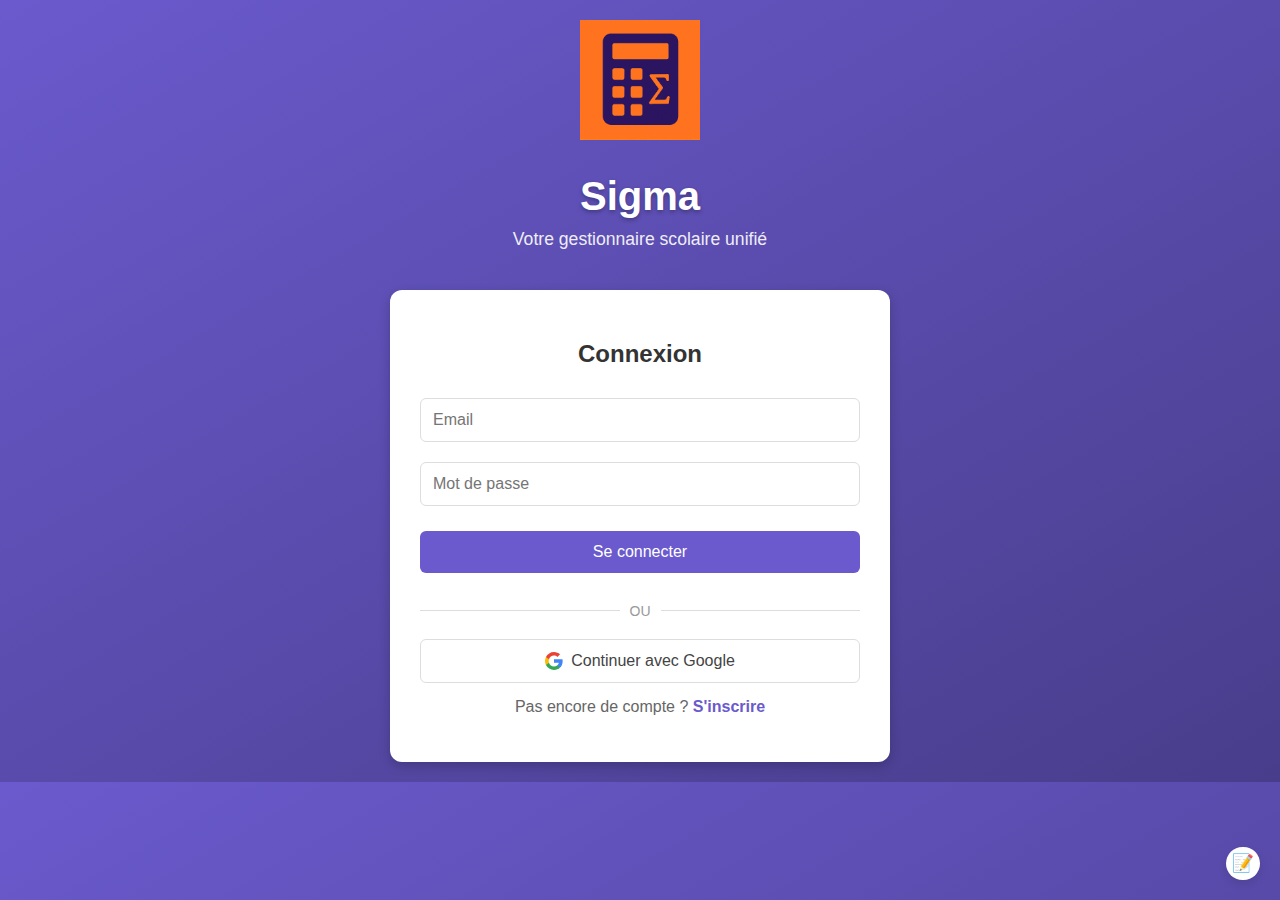
<file: dashboardPN.html>
<!DOCTYPE html>
<html lang="fr">
<head>
  <meta charset="UTF-8" />
  <meta name="viewport" content="width=device-width, initial-scale=1.0" />
  <title>Ajouter des Notes</title>
  <link rel="manifest" href="manifest.json" />
  <link rel="stylesheet" href="styles/styleDashboardPN.css" />
  <link rel="stylesheet" href="styles/styleDashboards.css" />
</head>
<body>
  <div id="mainContent">
    <button class="install-button" id="installButton">Installer l'application</button>

    <h1>Ajouter vos Notes</h1>

    <form id="notesForm">
      <div class="subject-input">
        <label for="subject">Matière :</label>
        <select id="subject" required>
        </select>
        <button type="button" id="modalBtn">Gérer les Matières</button>
      </div>
      <div class="marks-input">
        <label for="mark">Note obtenue :</label>
        <input type="number" id="mark" placeholder="Note obtenue" required step="any" />
      </div>
      <div class="maxMarks-input">
        <label for="maxMark">Note maximale :</label>
        <input type="number" id="maxMark" placeholder="Note maximale" required step="any" />
      </div>
      <div class="coefficient-input">
        <label for="coefficient">Coefficient :</label>
        <input type="number" id="coefficient" step="0.1" placeholder="Coefficient" required />
      </div>
      <div class="description-input">
        <label for="description">Description (optionnel) :</label>
        <input id="description" placeholder="Ajoutez une description à la note (facultatif)"></input>
      </div>
      <button type="submit">Ajouter la Note</button>
    </form>

    <div id="notesList">
      <h2 id="notesTitle">Mes Notes :</h2>
      <ul id="notes"></ul>
    </div>
  </div>

  <div id="popUpDiv">
    <div id="myModal" class="modal" style="display: none;">
      <div class="modal-content">
        <span class="close">&times;</span>
        <h2 class="popUp">Gérer les Matières</h2>
        <div class="modal-body">
          <button class="btn" id="addSubjectBtn">Ajouter une matière</button>
  
          <h3>Supprimer une matière :</h3>
          <select id="subjectsToDelete">
          </select>
          <button class="btn" id="deleteSubjectBtn" style="display: none;">Supprimer la matière</button>
        </div>
      </div>
    </div>
  </div>

  <div id="editModal" class="modal" style="display: none;">
    <div class="modal-content">
      <span class="close" id="closeEditModal">&times;</span>
      <h2 class="popUp">Modifier la Note</h2>
      <form id="editNoteForm">
        <label for="editSubject">Matière :</label>
        <select id="editSubject"></select>

        <label for="editMark">Note obtenue :</label>
        <input type="number" step="0.01" id="editMark" required>

        <label for="editMaxMark">Note maximale :</label>
        <input type="number" step="0.01" id="editMaxMark" required>

        <label for="editCoefficient">Coefficient :</label>
        <input type="number" step="0.1" min="0.1" id="editCoefficient" required>

        <label for="editDescription">Description :</label>
        <textarea id="editDescription"></textarea>

        <button type="submit">Enregistrer les modifications</button>
      </form>
    </div>
  </div>
  
  <script>
    let editIndex = null;

    if ('serviceWorker' in navigator) {
      navigator.serviceWorker.register('service-worker.js').then(function(registration) {
        console.log('Service Worker enregistré avec succès:', registration);
      }).catch(function(error) {
        console.log('L\'enregistrement du Service Worker a échoué:', error);
      });
    }

    let deferredPrompt;
    const installButton = document.getElementById("installButton");

    window.addEventListener("beforeinstallprompt", (e) => {
      e.preventDefault();
      deferredPrompt = e;
      installButton.style.display = "block";
    });

    installButton.addEventListener("click", () => {
      if (deferredPrompt) {
        deferredPrompt.prompt();
        deferredPrompt.userChoice.then((choiceResult) => {
          deferredPrompt = null;
        });
      }
    });
    
    const currentAccount = localStorage.getItem('currentAccount');
    const currentPlatform = localStorage.getItem('currentPlatform'); 

    if (!currentAccount || !currentPlatform) {
      alert("Aucun compte sélectionné. Vous devez vous connecter d'abord.");
      window.location.href = "index.html"; 
    }

    const accountKey = `${currentPlatform}-${currentAccount}`; 
    let subjects = JSON.parse(localStorage.getItem(`${accountKey}-subjects`)) || [];
    let notes = JSON.parse(localStorage.getItem(`${accountKey}-notes`)) || [];
    let subjectDeleted = false;
    
    const subjectSelect = document.getElementById("subject");
    const subjectToDeleteSelect = document.getElementById("subjectsToDelete");
    const deleteSubjectSection = document.querySelector(".modal-body h3");
    const subjectToDeleteContainer = document.querySelector(".modal-body select");
    const subjectToDeleteBtn = document.getElementById("deleteSubjectBtn");

    function loadSubjects() {
      subjectSelect.innerHTML = '';
      subjectToDeleteSelect.innerHTML = '';

      if (subjects.length === 0) {
        deleteSubjectSection.style.display = 'none';
        subjectToDeleteContainer.style.display = 'none';
        subjectToDeleteBtn.style.display = 'none';
      } else {
        subjectToDeleteContainer.style.display = 'block';
        deleteSubjectSection.style.display = 'block';
        subjectToDeleteBtn.style.display = 'block';

        subjects.forEach(subject => {
          const option = document.createElement("option");
          option.value = subject;
          option.textContent = subject;
          subjectSelect.appendChild(option);

          const deleteOption = document.createElement("option");
          deleteOption.value = subject;
          deleteOption.textContent = subject;
          subjectToDeleteSelect.appendChild(deleteOption);
        });

        if (subjectDeleted) {
          subjectToDeleteContainer.style.display = 'block';
        }
      }
    }

    loadSubjects();

    document.getElementById("addSubjectBtn").addEventListener("click", () => {
      const newSubject = prompt("Entrez le nom de la nouvelle matière :");
      if (newSubject && !subjects.includes(newSubject)) {
        subjects.push(newSubject);
        localStorage.setItem(`${accountKey}-subjects`, JSON.stringify(subjects)); 
        subjectDeleted = false;
        loadSubjects();
      } else if (subjects.includes(newSubject)) {
        alert("Cette matière existe déjà. Veuillez entrer un nom différent.");
      }
    });

    document.getElementById("deleteSubjectBtn").addEventListener("click", () => {
      const subjectToDelete = document.getElementById("subjectsToDelete").value;
      if (subjectToDelete) {
        const hasNotes = notes.some(note => note.subject === subjectToDelete);
        
        if (hasNotes) {
          const confirmDelete = confirm(`La suppression de cette matière supprimera toutes les notes associées. Êtes-vous sûr de vouloir continuer ?`);
          if (!confirmDelete) return;
        }

        const index = subjects.indexOf(subjectToDelete);
        if (index > -1) {
          subjects.splice(index, 1);
          notes = notes.filter(note => note.subject !== subjectToDelete);  
          localStorage.setItem(`${accountKey}-subjects`, JSON.stringify(subjects)); 
          localStorage.setItem(`${accountKey}-notes`, JSON.stringify(notes)); 
          subjectDeleted = true;
          loadSubjects();
        }
      }
    });

    const modalBtn = document.getElementById("modalBtn");
    const modal = document.getElementById("myModal");
    const closeModal = document.getElementsByClassName("close")[0];

    modalBtn.onclick = () => modal.style.display = "block";
    closeModal.onclick = () => modal.style.display = "none";

    document.getElementById("notesForm").addEventListener("submit", (e) => {
      e.preventDefault();

      const subject = document.getElementById("subject").value;
      const mark = parseFloat(document.getElementById("mark").value);
      const maxMark = parseFloat(document.getElementById("maxMark").value);
      const coefficient = parseFloat(document.getElementById("coefficient").value);
      const description = document.getElementById("description").value.trim();

      if (isNaN(mark) || isNaN(maxMark) || isNaN(coefficient)) {
        alert("Veuillez remplir tous les champs correctement.");
        return;
      }

      const markOutOf20 = (mark / maxMark) * 20;

      notes.push({ subject, mark, maxMark, coefficient, markOutOf20, description });
      localStorage.setItem(`${accountKey}-notes`, JSON.stringify(notes)); 

      document.getElementById("notesForm").reset();
      updateNotes();
    });
    
    function updateNotes() {
      const notesList = document.getElementById("notes");
      const notesTitle = document.getElementById("notesTitle");

      notesList.innerHTML = ''; 

      if (notes.length === 0) {
        notesTitle.style.display = 'none';
      } else {
        notesTitle.style.display = 'block';

        notes.forEach((note, index) => {
          const li = document.createElement("li");
          li.textContent = `${note.subject}: ${note.mark}/${note.maxMark} (Coef: ${note.coefficient}) - Note sur 20: ${note.markOutOf20.toFixed(2)}`;

          if (note.description) {
            const desc = document.createElement("p");
            desc.textContent = `📘 ${note.description}`;
            li.appendChild(desc);
          }

          const deleteButton = document.createElement("button");
          deleteButton.textContent = "Supprimer";
          deleteButton.classList.add("delete-button");
          deleteButton.onclick = () => deleteNote(index);
          li.appendChild(deleteButton);

          const editButton = document.createElement("button");
          editButton.textContent = "Modifier";
          editButton.classList.add("edit-button");
          editButton.onclick = () => openEditModal(index);
          li.appendChild(editButton);

          notesList.appendChild(li);
        });
      }
    }

    document.getElementById("closeEditModal").onclick = () => {
      document.getElementById("editModal").style.display = "none";
    };

    function openEditModal(index) {
      const note = notes[index];
      editIndex = index;

      const editSubjectSelect = document.getElementById("editSubject");
      editSubjectSelect.innerHTML = ''; 

      subjects.forEach(subject => {
        const option = document.createElement("option");
        option.value = subject;
        option.textContent = subject;
        if (subject === note.subject) {
          option.selected = true;
        }
        editSubjectSelect.appendChild(option);
      });

      document.getElementById("editMark").value = note.mark;
      document.getElementById("editMaxMark").value = note.maxMark;
      document.getElementById("editCoefficient").value = note.coefficient;
      document.getElementById("editDescription").value = note.description;

      document.getElementById("editModal").style.display = "block";
    }

    document.getElementById("editNoteForm").addEventListener("submit", (e) => {
      e.preventDefault();

      const subject = document.getElementById("editSubject").value;
      const mark = parseFloat(document.getElementById("editMark").value);
      const maxMark = parseFloat(document.getElementById("editMaxMark").value);
      const coefficient = parseFloat(document.getElementById("editCoefficient").value);
      const description = document.getElementById("editDescription").value.trim();

      if (isNaN(mark) || isNaN(maxMark) || isNaN(coefficient)) {
        alert("Veuillez remplir tous les champs correctement.");
        return;
      }

      const markOutOf20 = (mark / maxMark) * 20;

      notes[editIndex] = { subject, mark, maxMark, coefficient, markOutOf20, description };
      localStorage.setItem(`${accountKey}-notes`, JSON.stringify(notes));
      document.getElementById("editModal").style.display = "none";
      updateNotes();
    });

      const notesList = document.getElementById("notes");
      notesList.innerHTML = '';

      notes.forEach((note, index) => {
        const li = document.createElement("li");
        const noteText = `${note.subject}: ${note.mark}/${note.maxMark} (Coef: ${note.coefficient}) - Note sur 20: ${note.markOutOf20.toFixed(2)}`;
        li.textContent = noteText;

        if (note.description) {
          const desc = document.createElement("div");
          desc.textContent = `📝 ${note.description}`;
          desc.style.fontStyle = "italic";
          desc.style.marginTop = "4px";
          li.appendChild(desc);
        }

        const deleteButton = document.createElement("button");
        deleteButton.textContent = "Supprimer";
        deleteButton.classList.add("delete-button");
        deleteButton.onclick = () => deleteNote(index);

        li.appendChild(deleteButton);
        notesList.appendChild(li);
      });

    function deleteNote(index) {
      notes.splice(index, 1);
      localStorage.setItem(`${accountKey}-notes`, JSON.stringify(notes)); 
      updateNotes();
    }
  </script>
</body>
</html>
</file>
<file: styles/styleDashboardPN.css>
html {
  background: #88D96D;
  background: linear-gradient(150deg,#0ea57d 0%, #007052 100%);
}
  
h1, h2 {
  color: white;
}

h2.popUp {
  color: black;
}

form {
  background-color: #fff;
  box-shadow: 0 4px 8px rgba(0, 0, 0, 0.1);
}
  
input, select {
  border: 1px solid #ccc;
}

button.edit-button {
  background-color: #23a013;
  color: white;
}

button.edit-button:hover {
  background-color: #25a714;
}
  
button.delete-button {
  background-color: #f44336;
  color: white;
}
  
button.delete-button:hover {
  background-color: #e53935;
}
  
#notesList li {
  background-color: #fff;
  box-shadow: 0 2px 4px rgba(0, 0, 0, 0.1);
}
  
#notesList li:hover {
  background-color: #f1f1f1;
}
  
.modal {
  background-color: rgba(0, 0, 0, 0.4);
}
  
.modal-content {
  background-color: #fff;
  box-shadow: 0 4px 8px rgba(0, 0, 0, 0.1);
}
  
.close {
  color: #aaa;
}
  
.close:hover,
.close:focus {
  color: black;
}
  
.btn, button[type="submit"], button[type="button"] {
  background-color: #429945;
  color: white;
  transition: background-color 0.3s ease, opacity 0.3s ease;
}

.btn:hover, button[type="submit"]:hover, button[type="button"]:hover {
  background-color: #45a049;
}

.install-button, #homeButton {
  box-shadow: 0 4px 8px rgba(0, 0, 0, 0.1);
  background-color: white;
  color: #39833d;
  border: 2px solid #129956;
}

.install-button:hover, #homeButton:hover {
  background-color: #39833d;
  color: white;
  box-shadow: 0 6px 12px rgba(0, 0, 0, 0.2);
}

.install-button:active, #homeButton:active {
  background-color: white;
  color: #39833d;
}

#homeButton img {
  filter: invert(24%) sepia(100%) saturate(500%) hue-rotate(100deg) brightness(160%);
}

#homeButton:hover img {
  filter: invert(1) grayscale(100%) brightness(100%) saturate(100%) sepia(100%) hue-rotate(190deg);
}
</file>
<file: styles/styleDashboards.css>
* {
    box-sizing: border-box;
    scrollbar-width: thin;
    scroll-behavior: smooth;
  } 

html {
  visibility: hidden;
}

body {
  height: 100%;
  min-height: 100%;
  font-family: "Segoe UI", sans-serif;
  margin: 0;
  padding: 0;
}

#mainContent {
  margin: 50px 15%;
  padding-bottom: 120px;
}
  
h1, h2 {
  text-align: center;
}

h2.popUp {
  margin-top: 0%;
}

.close {
  position: absolute;
  float: right;
  top: 10px;
  right: 15px;
  font-size: 28px;
  font-weight: bold;
  cursor: pointer;
  line-height: 1;
}
  
.close:hover,
.close:focus {
  text-decoration: none;
  cursor: pointer;
}
  
form {
  border-radius: 8px;
  padding: 20px;
}

input, select {
  width: 100%;
  padding: 10px;
  border-radius: 5px;
  font-size: 16px;
}
  
button[type="submit"], button[type="button"] {
  width: 100%;
  padding: 12px;
  font-size: 16px;
  border: none;
  border-radius: 5px;
  cursor: pointer;
}
  
button.delete-button {
  padding: 8px 16px;
  border: none;
  border-radius: 5px;
  cursor: pointer;
}

.delete-button, .edit-button {
  padding: 8px 16px;
  border: none;
  border-radius: 4px;
  cursor: pointer;
  margin-left: 10px;
  transition: background-color 0.3s ease, opacity 0.3s ease;
}
  
#notesList ul {
  list-style-type: none;
  padding: 0;
}
  
#notesList li {
  display: flex;
  justify-content: space-between;
  padding: 12px;
  border-radius: 8px;
  margin-bottom: 10px;
  align-items: center;
  transition: background-color 0.3s ease, opacity 0.3s ease;
}
  
#notesList li span {
  display: block;
  font-weight: bold;
}

#notesList li .delete-button, 
#notesList li .edit-button {
  margin-left: 10px;
}

#notesList li p {
  text-align: left;
  font-style: italic;
}

#notesList {
  padding-left: 0;
}
  
.modal {
  display: none;
  position: fixed;
  z-index: 100;
  left: 0;
  top: 0;
  width: 100%;
  height: 100%;
  align-items: center;
  justify-content: center;
  overflow: auto;
}
  
.modal-content {
  font-family: "Segoe UI", sans-serif;
  position: relative;
  padding: 20px;
  border-radius: 8px;
  max-width: 500px;
  width: 90%;
  margin-top: 50px;
  margin-bottom: 50px;
}
  
.modal-content h2 {
  text-align: center;
}
  
.btn {
  padding: 12px 20px;
  border-radius: 5px;
  border: none;
  cursor: pointer;
  font-size: 16px;
}

.button-container {
  position: fixed;
  bottom: 30px;
  left: 50%;
  transform: translateX(-50%);
  display: flex;
  gap: 10px;  
  flex-direction: row; 
}

.install-button, #homeButton {
  text-align: center;
  padding: 12px 24px;
  font-size: 0.9rem;
  border-radius: 30px;
  cursor: pointer;
  transition: background-color 0.3s ease, opacity 0.3s ease;
}

@media (max-width: 768px) {
  .button-container {
    flex-direction: column;
    align-items: center;
  }

  #mainContent {
    margin: 50px 5%;
  }

  #homeButton {
    width: auto;
  }

  #notesList li {
    flex-direction: column;
  }

  .button-container-inline {
    margin-top: 20px;
  }

  .note-out-of-20::before {
    content: "";
    display: block;
  }

  .noteSur20, .coef, #notes p {
    margin-top: 5px;
  }
}

.noteSur20 {
  display: inline;
}

.marks-input,
.maxMarks-input,
.coefficient-input,
.description-input,
#modalBtn,
#subjectsToDelete,
#editSubject,
#editMark,
#editMaxMark,
#editCoefficient,
#editDescription,
#specificOptions,
#editPeriode {
  margin-bottom: 1rem;
}

#subject {
  height: 40px;
  margin-bottom: 0.6rem;
}

form label {
  margin-bottom: 0.4rem;
  display: inline-block; 
}

#labelPopupDeleteSubject {
  margin-bottom: 0.4rem;
}

#notesTitle {
  margin-top: 75px !important;
}

.modal-body {
  display: flex;
  flex-direction: column;
  justify-content: space-between;
}

.modal-body * {
  margin: 0;
}

#subjectsToDelete {
  height: 40px;
}

.description-input,
#modalBtn,
#subjectsToDelete,
#editDescription {
  margin-bottom: 2rem !important;
}

#labelPopupDeleteSubject {
  margin-top: 2rem !important;
}

.button-container-inline {
  display: flex;
  gap: 10px; 
  align-items: center;
}

#homeButton img {
  width: 18px; 
  height: 18px;
  vertical-align: middle; 
}

#description, #editDescription {
  width: 100%; 
}

#notesList p {
  margin: 0 !important;
  font-style: normal !important;
}

#editNoteForm {
  padding: 0 !important;
}

#editModal {
  display: flex;
  align-content: center;
  align-items:  flex-start;
}

.required {
  font-weight: bold;
  font-size: 1.1em;
  vertical-align: middle;
  text-shadow: 0 0 2px #fff, 0 0 3px #1976D2;
  cursor: default;
}

input::-webkit-outer-spin-button,
input::-webkit-inner-spin-button {
  -webkit-appearance: none;
  margin: 0;
}

.no-transition, 
.no-transition * {
  transition: none !important;
}
</file>
